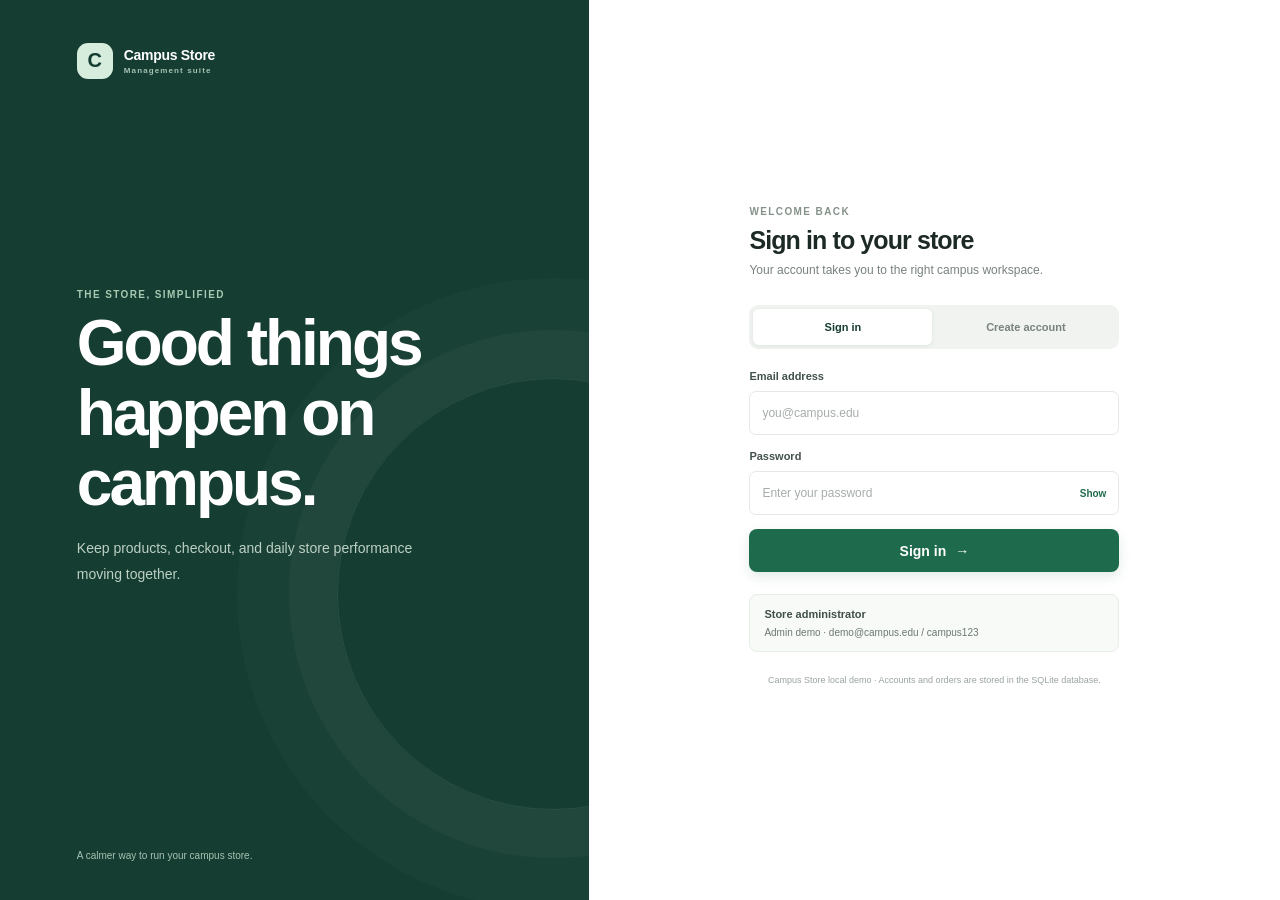
<file: frontend/index.html>
<!doctype html>
<html lang="en">
  <head>
    <meta charset="UTF-8" />
    <meta name="viewport" content="width=device-width, initial-scale=1.0" />
    <meta http-equiv="refresh" content="0; url=login.html" />
    <meta name="theme-color" content="#153d32" />
    <title>Opening Campus Store…</title>
  </head>
  <body>
    <p>Opening sign in… <a href="login.html">Continue to Campus Store</a></p>
    <script>window.location.replace("login.html");</script>
  </body>
</html>
</file>
<file: frontend/css/style.css>
:root {
  color-scheme: light;
  --ink: #1c2924;
  --muted: #78827d;
  --green: #1e6a4c;
  --green-dark: #153d32;
  --green-soft: #e9f4ed;
  --line: #e9ede9;
  --canvas: #f7f8f6;
  --white: #fff;
  --amber: #ad7419;
  --danger: #bb4f48;
  font-family: "DM Sans", "Segoe UI", sans-serif;
  font-synthesis: none;
  text-rendering: optimizeLegibility;
}

* { box-sizing: border-box; }
[hidden] { display: none !important; }
body { margin: 0; color: var(--ink); background: var(--canvas); font-size: 14px; }
button, input, select { font: inherit; }
button, a { -webkit-tap-highlight-color: transparent; }
a { color: inherit; text-decoration: none; }
button { color: inherit; }
h1, h2, h3, p { margin-top: 0; }
h1, h2, h3, .brand strong { font-family: "Manrope", "Segoe UI", sans-serif; }
.muted { color: var(--muted); }
.eyebrow { margin-bottom: 9px; color: #84928a; font-size: 10px; font-weight: 700; letter-spacing: .14em; }
.button { display: inline-flex; min-height: 43px; align-items: center; justify-content: center; gap: 9px; padding: 0 17px; border: 0; border-radius: 8px; font-weight: 700; cursor: pointer; transition: background .18s, transform .18s; }
.button:hover { transform: translateY(-1px); }
.button-primary { background: var(--green); color: #fff; box-shadow: 0 5px 12px #1e6a4c21; }
.button-primary:hover { background: #18593f; }
.button-secondary { border: 1px solid var(--line); background: #fff; color: var(--ink); }
.button-danger { background: #fff1ef; color: var(--danger); }
.button-wide { width: 100%; margin-top: 5px; }
.text-link { color: var(--green); font-size: 12px; font-weight: 700; }
.text-link span { padding-left: 3px; }
.sr-only { position: absolute; width: 1px; height: 1px; padding: 0; overflow: hidden; clip: rect(0,0,0,0); white-space: nowrap; border: 0; }

.app-page { min-height: 100vh; background: var(--canvas); }
.app-shell { min-height: 100vh; }
.sidebar { position: fixed; inset: 0 auto 0 0; z-index: 3; display: flex; width: 248px; flex-direction: column; padding: 25px 17px 18px; background: var(--green-dark); color: #f7fbf8; }
.brand { display: flex; min-height: 43px; align-items: center; gap: 11px; }
.brand-mark { display: inline-grid; width: 36px; height: 36px; flex: 0 0 36px; place-items: center; border-radius: 11px; background: #d6eddd; color: var(--green-dark); font-family: "Manrope", sans-serif; font-size: 20px; font-weight: 800; }
.brand strong, .brand small, .sidebar-user strong, .sidebar-user small { display: block; }
.brand strong { font-size: 14px; letter-spacing: -.3px; }
.brand small { margin-top: 3px; color: #a7c3b4; font-size: 8px; font-weight: 700; letter-spacing: .14em; }
.nav-caption { margin: 44px 9px 12px; color: #86a699; font-size: 9px; font-weight: 700; letter-spacing: .16em; }
.side-nav { display: grid; gap: 5px; }
.nav-link { display: flex; min-height: 42px; align-items: center; gap: 12px; padding: 0 11px; border: 0; border-radius: 7px; background: transparent; color: #d3e1d8; font-size: 12px; text-align: left; cursor: pointer; }
.nav-link:hover, .nav-link.active { background: #ffffff16; color: #fff; }
.nav-link.active { box-shadow: inset 2px 0 #a9d8b6; }
.nav-icon { display: inline-grid; width: 19px; place-items: center; color: #b8d2c2; font-size: 17px; }
.nav-count { display: inline-grid; min-width: 20px; height: 20px; margin-left: auto; place-items: center; border-radius: 10px; background: #ffffff1c; font-size: 10px; }
.sidebar-bottom { margin-top: auto; }
.sidebar-tip { margin: 12px 0 17px; padding: 14px 13px 10px; border: 1px solid #ffffff15; border-radius: 9px; background: #ffffff09; }
.tip-icon { color: #c9dfa5; font-size: 15px; }
.sidebar-tip strong { margin-left: 6px; font-size: 11px; }
.sidebar-tip p { margin: 8px 0 0; color: #b5cabe; font-size: 10px; line-height: 1.65; }
.logout-button { width: 100%; }
.sidebar-user { display: flex; align-items: center; gap: 10px; margin-top: 12px; padding: 14px 4px 0; border-top: 1px solid #ffffff1c; }
.avatar { display: inline-grid; width: 31px; height: 31px; flex: 0 0 31px; place-items: center; border-radius: 50%; background: #d9e8d9; color: var(--green-dark); font-size: 11px; font-weight: 700; }
.sidebar-user strong { font-size: 11px; }
.sidebar-user small { margin-top: 4px; color: #a7c3b4; font-size: 9px; }
.app-main { min-height: 100vh; margin-left: 248px; }
.topbar { display: flex; height: 62px; align-items: center; justify-content: space-between; padding: 0 38px; border-bottom: 1px solid var(--line); background: #ffffffc9; }
.breadcrumb { color: #86918b; font-size: 11px; }
.breadcrumb span { margin: 0 7px; color: #bdc5bf; }
.topbar-actions { display: flex; align-items: center; gap: 14px; }
.today-label { color: #7d8981; font-size: 11px; }
.avatar-small { width: 29px; height: 29px; flex-basis: 29px; }
.page-content { max-width: 1440px; margin: 0 auto; padding: 33px 38px 44px; }
.page-heading { display: flex; align-items: flex-end; justify-content: space-between; gap: 20px; margin-bottom: 25px; }
.page-heading h1 { margin-bottom: 6px; font-size: clamp(24px, 3vw, 29px); letter-spacing: -1.1px; }
.page-heading p { margin-bottom: 0; color: var(--muted); font-size: 12px; }
.panel { border: 1px solid #edf0ec; border-radius: 11px; background: var(--white); box-shadow: 0 2px 8px #18352b04; }
.panel-heading { display: flex; align-items: center; justify-content: space-between; gap: 15px; }
.panel-heading h2 { margin: 0; font-size: 16px; letter-spacing: -.4px; }
.panel-heading .eyebrow { margin-bottom: 5px; }
.table-wrap { width: 100%; overflow-x: auto; }
.data-table { width: 100%; border-collapse: collapse; text-align: left; }
.data-table th { padding: 12px 13px; border-bottom: 1px solid var(--line); color: #87918b; font-size: 9px; font-weight: 700; letter-spacing: .08em; text-transform: uppercase; white-space: nowrap; }
.data-table td { padding: 13px; border-bottom: 1px solid #f0f2ef; color: #4a5750; font-size: 11px; }
.data-table tbody tr:last-child td { border-bottom: 0; }
.data-table tbody tr:hover { background: #fafcf9; }
.align-right { text-align: right !important; }
.empty-state { padding: 25px 12px !important; color: var(--muted) !important; text-align: center; }
.form-control, .select-compact, .stack-form input, .filter-control { min-height: 40px; padding: 0 12px; border: 1px solid #e4e9e4; border-radius: 7px; outline: 0; background: #fff; color: var(--ink); }
.form-control:focus, .select-compact:focus, .stack-form input:focus, .filter-control:focus { border-color: #78ae8e; box-shadow: 0 0 0 3px #1e6a4c12; }
.form-grid { display: grid; grid-template-columns: repeat(2, minmax(0, 1fr)); gap: 18px 16px; }
.form-field { display: grid; gap: 7px; }
.form-field label, .stack-form > label { color: #425149; font-size: 11px; font-weight: 700; }
.form-field small { color: #909b94; font-size: 10px; }
.form-actions { display: flex; justify-content: flex-end; gap: 9px; margin-top: 22px; }
.toast { position: fixed; right: 24px; bottom: 24px; z-index: 10; max-width: min(360px, calc(100vw - 32px)); padding: 13px 17px; border-radius: 8px; background: var(--green-dark); color: white; box-shadow: 0 8px 25px #102e1e33; font-size: 12px; animation: toast-in .2s ease-out; }
.toast.error { background: #8c3732; }
@keyframes toast-in { from { opacity: 0; transform: translateY(8px); } to { opacity: 1; transform: translateY(0); } }

.login-page { min-height: 100vh; background: #fff; }
.login-layout { display: grid; min-height: 100vh; grid-template-columns: minmax(360px, .92fr) 1.08fr; }
.login-story { position: relative; display: flex; flex-direction: column; justify-content: space-between; padding: 39px clamp(32px, 6vw, 82px); overflow: hidden; background: var(--green-dark); color: #fff; }
.login-story::after { position: absolute; right: -180px; bottom: 10%; width: 430px; height: 430px; border: 1px solid #ffffff16; border-radius: 50%; content: ""; box-shadow: 0 0 0 48px #ffffff08, 0 0 0 100px #ffffff05; }
.brand-light { position: relative; z-index: 1; }
.brand-light small { color: #a7c3b4; }
.story-copy { position: relative; z-index: 1; max-width: 490px; margin: 0 0 42px; }
.story-copy .eyebrow { color: #a7c9b2; }
.story-copy h1 { margin-bottom: 18px; font-size: clamp(40px, 5vw, 64px); letter-spacing: -3px; line-height: 1.09; }
.story-copy > p:last-child { max-width: 340px; color: #bdd1c4; font-size: 14px; line-height: 1.8; }
.story-foot { position: relative; z-index: 1; color: #a7c3b4; font-size: 10px; }
.login-panel { display: grid; place-items: center; padding: 35px; }
.login-box { width: min(100%, 370px); }
.login-box h2 { margin: 0 0 8px; font-size: 25px; letter-spacing: -.9px; }
.login-box > .muted { margin-bottom: 28px; font-size: 12px; }
.auth-tabs { display: grid; grid-template-columns: repeat(2, minmax(0, 1fr)); gap: 4px; margin: 0 0 21px; padding: 4px; border-radius: 9px; background: #f0f3f0; }
.auth-tab { min-height: 36px; border: 0; border-radius: 6px; background: transparent; color: #78827d; font-size: 11px; font-weight: 700; cursor: pointer; }
.auth-tab.active { background: #fff; color: var(--green-dark); box-shadow: 0 1px 4px #18352b13; }
.stack-form { display: grid; gap: 9px; }
.stack-form > label:not(:first-child) { margin-top: 6px; }
.stack-form input { width: 100%; height: 44px; font-size: 12px; }
.stack-form input::placeholder { color: #a6aea9; }
.password-field { position: relative; }
.password-field input { padding-right: 60px; }
.password-toggle { position: absolute; top: 0; right: 7px; height: 44px; border: 0; background: transparent; color: var(--green); font-size: 10px; font-weight: 700; cursor: pointer; }
.form-message { margin: 2px 0; color: var(--danger); font-size: 11px; }
.demo-note { display: grid; gap: 5px; margin-top: 22px; padding: 13px 14px; border: 1px solid #e5eee7; border-radius: 8px; background: #f7faf7; color: #6b7970; font-size: 10px; }
.demo-note strong { margin-bottom: 2px; color: #405047; font-size: 11px; }
.optional-label { color: #9aa49d; font-size: 9px; font-weight: 500; }
.account-role-note { margin: 2px 0 0; color: #87918a; font-size: 10px; line-height: 1.6; }
.stack-form[hidden] { display: none; }
.stack-form .form-message[hidden] { display: none; }
.login-privacy { margin-top: 23px; color: #9aa49d; font-size: 9px; text-align: center; }
.customer-login-link { display: block; margin-top: 17px; color: #849087; font-size: 9px; text-align: center; }
.customer-login-link strong { color: var(--green); }
.mobile-brand { display: none; margin-bottom: 25px; }
.launch-page { display: grid; min-height: 100vh; place-items: center; padding: 20px; background: var(--green-dark); }
.launch-card { width: min(100%, 460px); padding: 45px; border-radius: 15px; background: #fff; }
.launch-card .brand-mark { margin-bottom: 25px; }
.launch-card h1 { margin-bottom: 13px; font-size: 34px; letter-spacing: -1.5px; }
.launch-card > .muted { margin-bottom: 24px; font-size: 12px; }

@media (max-width: 1020px) {
  .sidebar { width: 215px; padding-right: 13px; padding-left: 13px; }
  .app-main { margin-left: 215px; }
  .topbar { padding-right: 25px; padding-left: 25px; }
  .page-content { padding-right: 25px; padding-left: 25px; }
}
@media (max-width: 760px) {
  .sidebar { position: static; width: auto; min-height: auto; padding: 13px 16px; }
  .sidebar > .brand { margin-bottom: 12px; }
  .nav-caption { display: none; }
  .sidebar-bottom { display: flex; margin-top: 8px; }
  .sidebar-tip, .sidebar-user { display: none; }
  .logout-button { width: auto; min-height: 34px; margin-left: auto; padding: 0 8px; }
  .side-nav { display: flex; gap: 5px; overflow-x: auto; scrollbar-width: none; -ms-overflow-style: none; }
  .side-nav::-webkit-scrollbar { display: none; }
  .nav-link { flex: 0 0 auto; min-height: 37px; gap: 7px; padding: 0 10px; font-size: 10px; }
  .nav-icon { font-size: 14px; }
  .app-main { margin-left: 0; }
  .topbar { height: 48px; padding: 0 17px; }
  .page-content { padding: 24px 17px 34px; }
  .login-layout { grid-template-columns: 1fr; }
  .login-story { display: none; }
  .login-panel { min-height: 100vh; padding: 28px 22px; }
  .mobile-brand { display: inline-grid; }
}
@media (max-width: 520px) {
  .topbar-actions { gap: 8px; }
  .today-label { font-size: 9px; }
  .page-heading { align-items: flex-start; }
  .page-heading .button { min-height: 38px; padding: 0 11px; font-size: 10px; white-space: nowrap; }
  .form-grid { grid-template-columns: 1fr; gap: 14px; }
  .launch-card { padding: 30px 24px; }
}
</file>
<file: frontend/css/store.css>
.portal-page, .store-page { background: #fbfcfa; }
.portal-header, .store-header, .store-footer { display: flex; align-items: center; justify-content: space-between; gap: 20px; }
.portal-header { max-width: 1220px; margin: auto; padding: 21px 34px; }
.portal-brand strong, .store-brand strong { color: #23332a; }
.portal-brand small, .store-brand small { color: #819087; font-size: 8px; }
.portal-admin-link { color: #52705d; font-size: 11px; font-weight: 700; }
.portal-admin-link span { padding-left: 4px; color: var(--green); }
.portal-main { max-width: 1050px; margin: 35px auto 0; padding: 0 34px; }
.portal-hero { position: relative; padding: 72px 8.5% 59px; overflow: hidden; border-radius: 17px; background: #eaf3e9; }
.portal-hero::after { position: absolute; top: -110px; right: -80px; width: 430px; height: 430px; border: 1px solid #34764f18; border-radius: 50%; content: ""; box-shadow: 0 0 0 40px #34764f08, 0 0 0 90px #34764f05; }
.portal-hero > * { position: relative; z-index: 1; }
.portal-hero h1 { margin-bottom: 14px; color: #1c3e30; font-size: clamp(36px, 5vw, 58px); letter-spacing: -3px; line-height: 1.07; }
.portal-hero h1 span { color: #538461; }
.portal-hero > p:not(.eyebrow) { max-width: 440px; margin-bottom: 23px; color: #6c7d70; font-size: 12px; line-height: 1.8; }
.portal-highlights { display: flex; flex-wrap: wrap; gap: 18px; margin-top: 25px; color: #6f8373; font-size: 9px; }
.portal-footer { display: flex; max-width: 1050px; justify-content: space-between; gap: 12px; margin: 22px auto 0; padding: 22px 34px; color: #87928a; font-size: 9px; }
.portal-footer span { color: #9aa49c; }
.portal-choices { display: grid; grid-template-columns: repeat(2, minmax(0, 1fr)); gap: 14px; margin-top: 17px; }
.portal-choice { display: grid; grid-template-columns: 39px minmax(0, 1fr); align-items: center; column-gap: 13px; padding: 20px; border: 1px solid #eaeee9; border-radius: 11px; background: #fff; transition: transform .18s, box-shadow .18s; }
.portal-choice:hover { transform: translateY(-2px); box-shadow: 0 8px 22px #1934230a; }
.choice-icon { display: grid; width: 38px; height: 38px; grid-row: span 3; place-items: center; border-radius: 10px; background: #eaf4ed; color: var(--green); font-size: 18px; }
.admin-choice .choice-icon { background: #f0eff7; color: #716496; }
.portal-choice .eyebrow { margin-bottom: 4px; font-size: 8px; }
.portal-choice > strong { font-family: "Manrope", sans-serif; font-size: 14px; letter-spacing: -.3px; }
.portal-choice > small { grid-column: 2; margin-top: 5px; color: #8a958e; font-size: 9px; line-height: 1.6; }
.choice-link { grid-column: 2; margin-top: 10px; color: var(--green); font-size: 10px; font-weight: 700; }
.store-page { min-height: 100vh; color: #26332c; }
.store-header { min-height: 72px; padding: 0 max(26px, calc((100vw - 1170px) / 2)); border-bottom: 1px solid #edf0ec; background: #fff; }
.store-nav { display: flex; align-items: center; gap: 23px; }
.store-nav-link { color: #728078; font-size: 10px; font-weight: 600; white-space: nowrap; }
.store-nav-link:hover, .store-nav-link.active { color: var(--green); }
.store-nav button.store-nav-link { padding: 0; border: 0; background: transparent; cursor: pointer; }
.store-nav a.store-nav-link:focus-visible, .store-nav button.store-nav-link:focus-visible { outline: 2px solid #78ae8e; outline-offset: 4px; }
.store-nav a.store-nav-link.active { color: var(--green); }
.staff-link { margin-left: 10px; }
.store-cart-link { min-height: 37px; padding: 0 12px; font-size: 10px; }
.customer-profile-main { max-width: 900px; min-height: calc(100vh - 145px); margin: 0 auto; padding: 32px 28px 50px; }
.customer-profile-welcome { display: flex; align-items: center; gap: 16px; margin: 31px 0 25px; }
.customer-profile-welcome h1 { margin-bottom: 6px; color: #263b2e; font-size: clamp(26px, 4vw, 36px); letter-spacing: -1.3px; }
.customer-profile-welcome p:last-child { margin-bottom: 0; color: #7d8981; font-size: 11px; }
.profile-avatar { display: grid; width: 54px; height: 54px; flex: 0 0 54px; place-items: center; border-radius: 17px; background: #dcecdf; color: #24533a; font-family: "Manrope", sans-serif; font-size: 19px; font-weight: 800; }
.customer-profile-card { margin-bottom: 16px; padding: 22px; }
.customer-profile-card > .panel-heading { margin-bottom: 21px; padding-bottom: 17px; border-bottom: 1px solid #eef0ed; }
.customer-profile-card .panel-heading h2 { font-size: 16px; }
.customer-profile-card .form-control { width: 100%; font-size: 11px; }
.customer-profile-card .form-control[readonly] { background: #f7f8f6; color: #77827a; }
.customer-profile-card .form-message { margin-top: 15px; }
.cart-badge { display: inline-grid; min-width: 20px; height: 20px; place-items: center; border-radius: 10px; background: #ffffff25; font-size: 9px; }
.shop-hero { position: relative; display: flex; min-height: 350px; align-items: center; justify-content: space-between; gap: 25px; padding: 54px max(34px, calc((100vw - 1080px) / 2)); overflow: hidden; background: #eaf3e9; }
.shop-hero > div:first-child { position: relative; z-index: 1; max-width: 530px; }
.shop-hero h1 { margin-bottom: 13px; color: #234331; font-size: clamp(36px, 5.2vw, 56px); letter-spacing: -2.7px; line-height: 1.08; }
.shop-hero h1 span { color: #63886a; }
.shop-hero > div:first-child > p:not(.eyebrow) { max-width: 400px; margin-bottom: 19px; color: #687b6e; font-size: 12px; line-height: 1.75; }
.shop-trust { display: flex; flex-wrap: wrap; gap: 17px; margin-top: 20px; color: #688170; font-size: 9px; }
.hero-art { position: relative; width: 330px; height: 265px; flex: 0 0 330px; }
.hero-sun { position: absolute; top: 7px; right: 15px; width: 195px; height: 195px; border-radius: 50%; background: #d3e4c8; }
.hero-book { position: absolute; top: 55px; left: 45px; display: grid; width: 112px; height: 154px; place-items: center; transform: rotate(-8deg); border: 5px solid #f8f2de; border-radius: 5px 13px 13px 5px; background: #55876a; color: #f5efd9; box-shadow: 7px 9px 14px #2c5e3926; font-family: "Manrope", sans-serif; font-size: 16px; font-weight: 800; letter-spacing: .13em; line-height: 1.6; text-align: center; }
.hero-notebook { position: absolute; top: 87px; right: 18px; width: 94px; height: 121px; transform: rotate(9deg); border: 1px solid #b7794a; border-radius: 4px; background: repeating-linear-gradient(to bottom, #f8d9ae 0 8px, #fff4e1 9px 10px); box-shadow: 4px 8px 15px #70462822; }
.hero-pen { position: absolute; right: 123px; bottom: 17px; width: 7px; height: 112px; transform: rotate(37deg); border: 1px solid #e8dfbe; border-radius: 5px; background: #b98e54; }
.hero-sparkle { position: absolute; z-index: 1; color: #a17d44; }
.sparkle-one { top: 37px; left: 10px; font-size: 20px; }
.sparkle-two { right: 1px; bottom: 35px; font-size: 24px; }
.hero-sticker { position: absolute; right: 2px; bottom: 4px; display: grid; width: 64px; height: 64px; place-items: center; transform: rotate(8deg); border: 1px solid #e6dab9; border-radius: 50%; background: #fff9e8; color: #a0783d; font-size: 8px; font-weight: 800; letter-spacing: .05em; text-align: center; }
.offer-strip { display: flex; align-items: center; justify-content: center; gap: 11px; min-height: 51px; padding: 10px 20px; background: #214434; color: #e7f2e9; font-size: 10px; }
.offer-strip strong { color: #fff; }
.offer-strip b { color: #d9e8ac; letter-spacing: .06em; }
.offer-strip a { margin-left: 13px; color: #d8e9c2; font-size: 9px; font-weight: 700; white-space: nowrap; }
.offer-sparkle { color: #d7e6ac; }
.store-catalog { max-width: 1080px; margin: 0 auto; padding: 48px 30px 52px; scroll-margin-top: 15px; }
.catalog-intro { display: flex; align-items: flex-end; justify-content: space-between; gap: 22px; }
.catalog-intro h2 { margin: 0 0 7px; font-size: 25px; letter-spacing: -1px; }
.catalog-intro p:not(.eyebrow) { margin: 0; color: #859088; font-size: 10px; }
.customer-search { display: flex; width: min(100%, 240px); height: 38px; align-items: center; gap: 8px; padding: 0 11px; border: 1px solid #e5eae5; border-radius: 7px; background: #fff; color: #718078; }
.customer-search > span { font-size: 19px; }
.customer-search input { width: 100%; min-width: 0; border: 0; outline: 0; font-size: 10px; }
.store-categories { display: flex; flex-wrap: wrap; gap: 7px; margin: 23px 0 18px; }
.category-chip { min-height: 31px; padding: 0 12px; border: 1px solid #e8ece8; border-radius: 17px; background: #fff; color: #728078; font-size: 9px; cursor: pointer; }
.category-chip:hover, .category-chip.active { border-color: #427957; background: #eaf4ed; color: #286344; }
.store-product-grid { display: grid; grid-template-columns: repeat(4, minmax(0, 1fr)); gap: 14px; }
.store-product-card { position: relative; min-width: 0; padding-bottom: 12px; overflow: hidden; border: 1px solid #ebefea; border-radius: 9px; background: #fff; transition: transform .18s, box-shadow .18s; }
.store-product-card:hover { transform: translateY(-3px); box-shadow: 0 10px 23px #21372a0d; }
.product-art { position: relative; display: flex; height: 137px; flex-direction: column; justify-content: space-between; padding: 12px; overflow: hidden; background: #e7efe4; color: #607966; }
.product-art::after { position: absolute; right: -21px; bottom: -50px; width: 140px; height: 140px; border: 1px solid #536f5220; border-radius: 50%; content: ""; box-shadow: 0 0 0 19px #536f5208; }
.product-art-book { background: #e9eee1; color: #5b7757; }
.product-art-accessory { background: #f0eade; color: #897456; }
.product-art-stationery { background: #e8eef2; color: #647d8e; }
.product-art-label { position: relative; z-index: 1; font-size: 7px; font-weight: 700; letter-spacing: .14em; }
.product-art-icon { position: relative; z-index: 1; align-self: center; margin-top: -6px; font-size: 47px; font-weight: 400; }
.product-art-count { position: absolute; right: 11px; bottom: 10px; color: #425e482c; font-family: "Manrope", sans-serif; font-size: 26px; font-weight: 800; }
.product-offer-badge { position: absolute; top: 10px; right: 9px; z-index: 2; padding: 5px 7px; border-radius: 4px; background: #fffdf4; color: #85642b; font-size: 8px; font-weight: 700; }
.store-product-info { min-height: 81px; padding: 12px 12px 0; }
.store-product-category { color: #8d9990; font-size: 8px; text-transform: uppercase; letter-spacing: .12em; }
.store-product-info h3 { margin: 5px 0 8px; overflow: hidden; color: #33423a; font-size: 11px; line-height: 1.4; text-overflow: ellipsis; white-space: nowrap; }
.store-product-price { display: flex; align-items: center; gap: 7px; }
.store-product-price strong { color: #344a39; font-family: "Manrope", sans-serif; font-size: 12px; }
.store-product-price del { color: #a0a9a2; font-size: 9px; }
.add-product-button { position: absolute; right: 10px; bottom: 11px; display: grid; width: 27px; height: 27px; place-items: center; border: 1px solid #dfe9df; border-radius: 7px; background: #f4f8f3; color: #326b48; font-size: 17px; cursor: pointer; }
.add-product-button:hover { border-color: #78a580; background: #e8f4e9; }
.store-empty { padding: 25px 0; color: #87928a; text-align: center; font-size: 12px; }
.pickup-banner { display: flex; align-items: center; gap: 14px; max-width: 1020px; margin: 0 auto 43px; padding: 18px 22px; border: 1px solid #e7eee5; border-radius: 10px; background: #f0f5ed; }
.pickup-icon { display: grid; width: 36px; height: 36px; flex: 0 0 36px; place-items: center; border-radius: 50%; background: #dcebd8; color: #4a7952; font-size: 18px; }
.pickup-banner > div { flex: 1; }
.pickup-banner strong { color: #405748; font-size: 11px; }
.pickup-banner p { margin: 5px 0 0; color: #819087; font-size: 9px; }
.pickup-banner > a { color: #50795b; font-size: 9px; font-weight: 700; white-space: nowrap; }
.store-footer { min-height: 72px; padding: 14px max(25px, calc((100vw - 1100px) / 2)); border-top: 1px solid #edf0ec; background: #fff; color: #87918a; font-size: 9px; }
.store-footer .brand { min-height: 35px; }
.store-footer .brand-mark { width: 31px; height: 31px; flex-basis: 31px; font-size: 17px; }
.store-footer .brand strong { font-size: 11px; }
.store-footer .brand small { font-size: 7px; }
.store-footer > a:last-child { color: #64816d; font-weight: 600; }
.store-checkout-page { max-width: 1090px; min-height: 74vh; margin: 0 auto; padding: 24px 28px 48px; }
.store-breadcrumb { margin-bottom: 23px; color: #8a958d; font-size: 9px; }
.store-breadcrumb a { color: #598064; }
.store-breadcrumb span { padding: 0 6px; color: #bac2bc; }
.store-checkout-heading { display: flex; align-items: flex-end; justify-content: space-between; margin-bottom: 20px; }
.store-checkout-heading h1 { margin: 0 0 6px; font-size: 28px; letter-spacing: -1.1px; }
.store-checkout-heading p:not(.eyebrow) { margin: 0; color: #89938d; font-size: 10px; }
.customer-checkout-grid { display: grid; grid-template-columns: minmax(0, 1.2fr) minmax(320px, .8fr); align-items: start; gap: 15px; }
.customer-basket, .customer-order { padding: 20px; }
.customer-basket > .panel-heading, .customer-order > .panel-heading { margin-bottom: 14px; }
.customer-basket h2, .customer-order h2 { font-size: 15px; }
.quiet-action { padding: 6px 0; border: 0; background: transparent; color: #a26b66; font-size: 9px; cursor: pointer; }
.customer-cart-items { display: grid; }
.customer-cart-item { display: grid; grid-template-columns: 41px minmax(0, 1fr) auto 22px; align-items: center; gap: 10px; padding: 13px 0; border-bottom: 1px solid #eff1ee; }
.customer-item-icon { display: grid; width: 39px; height: 43px; place-items: center; border-radius: 7px; background: #e9eee1; color: #5e7858; font-size: 18px; }
.customer-item-accessory { background: #f0eade; color: #897456; }
.customer-item-stationery { background: #e8eef2; color: #647d8e; }
.customer-item-details { display: grid; gap: 3px; min-width: 0; }
.customer-item-details strong { overflow: hidden; color: #3a493f; font-size: 10px; text-overflow: ellipsis; white-space: nowrap; }
.customer-item-details small { color: #929c95; font-size: 8px; }
.customer-item-price { color: #54725d; font-size: 9px; font-weight: 700; }
.customer-cart-empty { display: grid; justify-items: start; gap: 10px; padding: 26px 8px; }
.customer-cart-empty strong { color: #4d5e52; font-size: 12px; }
.customer-cart-empty p { margin: 0; color: #89938d; font-size: 10px; }
.customer-cart-empty .button { min-height: 36px; font-size: 9px; }
.continue-shopping { display: inline-block; margin-top: 15px; color: #5f8068; font-size: 9px; font-weight: 700; }
.continue-shopping span { padding-right: 5px; }
.checkout-leaf { color: #739678; font-size: 18px; }
.customer-form { display: grid; gap: 8px; }
.customer-form > label { margin-top: 5px; color: #54645a; font-size: 9px; font-weight: 700; }
.customer-form .form-control { width: 100%; min-height: 38px; font-size: 10px; }
.customer-form input::placeholder { color: #abb4ad; }
.customer-coupon { margin-top: 5px; }
.customer-coupon > label { display: block; margin-bottom: 7px; color: #54645a; font-size: 9px; font-weight: 700; }
.customer-coupon > div { display: grid; grid-template-columns: minmax(0, 1fr) auto; gap: 6px; }
.coupon-apply { padding: 0 12px; border: 1px solid #dfe8df; border-radius: 7px; background: #f6f9f5; color: #43724f; font-size: 9px; font-weight: 700; cursor: pointer; }
.customer-coupon > p { min-height: 13px; margin: 6px 0 0; color: #65866a; font-size: 8px; }
.customer-coupon > p.error { color: var(--danger); }
.customer-totals { display: grid; gap: 10px; margin-top: 7px; padding-top: 14px; border-top: 1px solid #edf0ed; }
.customer-totals > div { display: flex; justify-content: space-between; color: #829087; font-size: 9px; }
.customer-totals strong { color: #4c5c51; font-weight: 600; }
.customer-totals .customer-grand-total { align-items: center; margin-top: 3px; padding-top: 12px; border-top: 1px solid #edf0ed; color: #3d5143; font-size: 11px; font-weight: 700; }
.customer-grand-total strong { color: #234532; font-family: "Manrope", sans-serif; font-size: 20px; font-weight: 800; }
.demo-payment-note { margin: 1px 0 3px; color: #919b94; font-size: 8px; line-height: 1.6; }
.customer-form .button { min-height: 41px; font-size: 10px; }
.order-confirmation-wrap { display: grid; min-height: 76vh; place-items: center; padding: 35px 20px; }
.order-confirmation { width: min(100%, 570px); padding: 30px clamp(19px, 5vw, 37px); }
.order-success-mark { display: grid; width: 42px; height: 42px; margin-bottom: 20px; place-items: center; border-radius: 50%; background: #e9f4e8; color: #458255; font-size: 22px; }
.order-warning-mark { background: #f8f0df; color: #a17b36; }
.order-confirmation h1 { margin-bottom: 8px; color: #284635; font-size: clamp(24px, 4vw, 31px); letter-spacing: -1.3px; line-height: 1.2; }
.order-thanks { margin-bottom: 20px; color: #829087; font-size: 10px; line-height: 1.7; }
.order-reference { display: flex; align-items: center; gap: 11px; padding: 12px 13px; border: 1px dashed #cbd9cc; border-radius: 7px; background: #f8fbf7; }
.order-reference > span { color: #839087; font-size: 8px; font-weight: 700; letter-spacing: .08em; }
.order-reference > strong { flex: 1; color: #31583e; font-size: 11px; }
.copy-order-button { padding: 5px 9px; border: 1px solid #e2e9e2; border-radius: 5px; background: #fff; color: #5b7962; font-size: 8px; cursor: pointer; }
.order-details-grid { display: grid; grid-template-columns: repeat(2, minmax(0, 1fr)); gap: 14px; padding: 17px 0; }
.order-details-grid > div { display: grid; gap: 5px; min-width: 0; }
.order-details-grid small { color: #929c95; font-size: 8px; }
.order-details-grid strong { overflow-wrap: anywhere; color: #4e5e53; font-size: 9px; }
.order-delivery-note { margin-bottom: 14px; padding: 10px; border-radius: 6px; background: #f5f7ef; color: #74805f; font-size: 9px; }
.order-total-breakdown { display: grid; gap: 7px; padding: 0 0 13px; }
.order-summary-row { display: flex; justify-content: space-between; gap: 10px; color: #8a948d; font-size: 8px; }
.order-summary-row strong { color: #637067; font-weight: 600; }
.order-summary-row.final { margin-top: 3px; padding-top: 9px; border-top: 1px solid #edf0ed; color: #405447; font-size: 10px; font-weight: 700; }
.order-summary-row.final strong { color: #254934; font-family: "Manrope", sans-serif; font-size: 13px; font-weight: 800; }
.order-items-panel { padding: 14px 0; border-top: 1px solid #edf0ed; border-bottom: 1px solid #edf0ed; }
.order-items-panel h2 { margin-bottom: 10px; color: #4b5c50; font-size: 11px; }
.order-item-row { display: flex; justify-content: space-between; gap: 12px; padding: 7px 0; color: #768279; font-size: 9px; }
.order-item-row strong { color: #48594d; }
.order-demo-note { margin: 14px 0; color: #909a93; font-size: 8px; line-height: 1.7; }
.order-actions { display: flex; align-items: center; gap: 15px; }
.order-actions .button { min-height: 37px; font-size: 9px; }
.order-history-link { color: #63806b; font-size: 9px; }
.track-order-page { max-width: 720px; min-height: 76vh; margin: auto; padding: 25px 25px 50px; }
.track-order-intro { display: grid; justify-items: center; margin: 25px 0 18px; text-align: center; }
.track-icon { display: grid; width: 43px; height: 43px; margin-bottom: 16px; place-items: center; border-radius: 50%; background: #eaf3e9; color: #4d7b55; font-size: 20px; }
.track-order-intro h1 { margin: 0 0 8px; color: #284635; font-size: 30px; letter-spacing: -1.4px; }
.track-order-intro > p:last-child { max-width: 390px; margin: 0; color: #839087; font-size: 10px; line-height: 1.7; }
.order-lookup-form { display: flex; max-width: 480px; gap: 8px; margin: 0 auto; }
.order-lookup-form input { min-width: 0; height: 42px; flex: 1; padding: 0 13px; border: 1px solid #e3e9e3; border-radius: 7px; outline: 0; font-size: 10px; }
.order-lookup-form input:focus { border-color: #78ae8e; box-shadow: 0 0 0 3px #1e6a4c12; }
.order-lookup-form .button { min-height: 42px; font-size: 9px; }
.lookup-privacy { margin-top: 10px; color: #a0a9a2; font-size: 8px; text-align: center; }
.customer-orders { max-width: 570px; margin: 25px auto; }
.order-results-heading { color: #46564b; font-size: 14px; }
.customer-order-card { display: grid; grid-template-columns: minmax(0, 1fr) auto auto; align-items: center; gap: 14px; margin: 9px 0; padding: 13px; border: 1px solid #e9eee8; border-radius: 8px; background: #fff; }
.customer-order-card > div { display: grid; gap: 5px; min-width: 0; }
.customer-order-card > div > strong { color: #3c5844; font-size: 10px; }
.customer-order-card small { color: #89948c; font-size: 8px; line-height: 1.5; }
.order-card-total { color: #4c5a50; font-size: 10px; white-space: nowrap; }
.customer-order-card .button { min-height: 32px; padding: 0 9px; font-size: 8px; white-space: nowrap; }
.lookup-no-results { color: #8a958e; font-size: 9px; line-height: 1.7; }

@media (max-width: 850px) {
  .store-header { flex-wrap: wrap; padding-top: 10px; padding-bottom: 10px; }
  .store-nav { width: 100%; justify-content: space-between; gap: 12px; }
  .shop-hero { min-height: 320px; }
  .hero-art { width: 260px; flex-basis: 260px; transform: scale(.88); transform-origin: center right; }
  .store-product-grid { grid-template-columns: repeat(3, minmax(0, 1fr)); }
  .pickup-banner { margin-right: 24px; margin-left: 24px; }
}
@media (max-width: 650px) {
  .portal-header { padding: 17px 19px; }
  .portal-main { margin-top: 14px; padding: 0 15px; }
  .portal-hero { padding: 42px 25px 36px; }
  .portal-hero h1 { font-size: 38px; letter-spacing: -2px; }
  .portal-highlights { gap: 8px 12px; font-size: 8px; }
  .portal-choices { grid-template-columns: 1fr; gap: 9px; }
  .portal-choice { padding: 15px; }
  .portal-footer { flex-wrap: wrap; padding: 18px 17px; }
  .store-header { min-height: 62px; padding: 10px 14px; }
  .store-header > .brand { gap: 7px; }
  .store-header .brand-mark { width: 31px; height: 31px; flex-basis: 31px; border-radius: 9px; font-size: 17px; }
  .store-header .brand strong { font-size: 11px; }
  .store-header .brand small { font-size: 6px; }
  .store-nav { gap: 11px; }
  .store-nav-link { font-size: 8px; }
  .store-header { padding-top: 10px; padding-bottom: 10px; }
  .store-nav { gap: 7px; }
  .store-nav-link { font-size: 8px; }
  .customer-profile-main { padding: 24px 17px 38px; }
  .customer-profile-card { padding: 16px; }
  .customer-profile-card .form-grid { grid-template-columns: 1fr; }
  .customer-profile-welcome { align-items: flex-start; margin-top: 22px; }
  .store-cart-link { min-height: 32px; gap: 5px; padding: 0 8px; font-size: 8px; }
  .shop-hero { min-height: unset; padding: 37px 21px; }
  .shop-hero h1 { font-size: 36px; letter-spacing: -1.8px; }
  .shop-hero > div:first-child > p:not(.eyebrow) { max-width: 340px; font-size: 10px; }
  .hero-art { display: none; }
  .shop-trust { gap: 8px 12px; font-size: 8px; }
  .offer-strip { flex-wrap: wrap; justify-content: flex-start; gap: 6px 9px; padding: 10px 16px; font-size: 9px; }
  .offer-strip a { margin-left: 25px; }
  .store-catalog { padding: 34px 16px; }
  .catalog-intro { align-items: flex-start; flex-direction: column; gap: 13px; }
  .catalog-intro h2 { font-size: 22px; }
  .customer-search { width: 100%; }
  .store-product-grid { grid-template-columns: repeat(2, minmax(0, 1fr)); gap: 9px; }
  .product-art { height: 112px; }
  .pickup-banner { align-items: flex-start; flex-wrap: wrap; margin: 0 14px 25px; padding: 14px; }
  .pickup-banner > div { min-width: calc(100% - 55px); }
  .pickup-banner > a { margin-left: 50px; }
  .store-footer { flex-wrap: wrap; gap: 10px; padding: 13px 15px; }
  .store-footer > span { display: none; }
  .store-checkout-page { padding: 18px 14px 34px; }
  .customer-checkout-grid { grid-template-columns: 1fr; }
  .customer-basket, .customer-order { padding: 15px; }
  .store-checkout-heading h1 { font-size: 24px; }
  .customer-cart-item { grid-template-columns: 36px minmax(0, 1fr) auto 17px; gap: 7px; }
  .customer-item-icon { width: 34px; height: 38px; }
  .order-lookup-form { flex-direction: column; }
  .order-lookup-form .button { width: 100%; }
  .customer-order-card { grid-template-columns: minmax(0, 1fr) auto; gap: 9px; }
  .customer-order-card .button { grid-column: 1 / -1; width: 100%; }
}
</file>
<file: frontend/css/dashboard.css>
.dashboard-content .metric-card,
.dashboard-content .panel { transition: border-color .18s ease, box-shadow .18s ease, transform .18s ease; }
.dashboard-content .metric-card:hover,
.dashboard-content .panel:hover { border-color: #dce8dd; box-shadow: 0 7px 18px #183d2810; }
.dashboard-content .metric-card:hover { transform: translateY(-2px); }
.dashboard-content .select-compact:focus-visible { outline: 2px solid #78ae8e; outline-offset: 2px; }
.welcome-row { display: flex; align-items: flex-end; justify-content: space-between; gap: 20px; margin-bottom: 25px; }
.welcome-row h1 { margin: 0 0 7px; font-size: clamp(24px, 3vw, 29px); letter-spacing: -1.2px; }
.welcome-row > div > .muted { margin: 0; font-size: 12px; }
.wave { color: #b48b45; font-size: 18px; }
.stat-grid { display: grid; grid-template-columns: repeat(4, minmax(0, 1fr)); gap: 13px; margin-bottom: 17px; }
.metric-card { min-width: 0; padding: 17px 17px 15px; border: 1px solid #edf0ec; border-radius: 10px; background: #fff; }
.metric-top { display: flex; align-items: center; justify-content: space-between; margin-bottom: 14px; }
.metric-icon { display: inline-grid; width: 31px; height: 31px; place-items: center; border-radius: 9px; font-size: 15px; font-weight: 700; }
.green-icon { background: #e8f4ec; color: #28714d; }
.blue-icon { background: #edf2fb; color: #5272aa; }
.amber-icon { background: #fbf3e5; color: #af791f; }
.violet-icon { background: #f3effa; color: #7d68a9; }
.metric-trend { padding: 5px 7px; border-radius: 5px; background: #eef6ef; color: #4a825c; font-size: 9px; }
.neutral-trend { background: #f0f3f8; color: #7888a1; }
.alert-trend { background: #fbf3e5; color: #a97722; }
.metric-card > p { margin: 0 0 5px; color: #78827d; font-size: 10px; }
.metric-card > strong { display: block; overflow: hidden; font-family: "Manrope", sans-serif; font-size: clamp(21px, 2.4vw, 27px); letter-spacing: -.8px; text-overflow: ellipsis; white-space: nowrap; }
.metric-card > small { display: block; margin-top: 5px; color: #9aa39d; font-size: 9px; }
.dashboard-grid { display: grid; grid-template-columns: minmax(0, 1.65fr) minmax(240px, 1fr); gap: 15px; margin-bottom: 17px; }
.revenue-panel, .bestsellers-panel, .activity-panel { padding: 19px; }
.sales-chart { display: grid; height: 194px; grid-template-columns: repeat(7, minmax(0, 1fr)); align-items: end; gap: 12px; margin-top: 22px; padding: 0 5px; background: repeating-linear-gradient(to bottom, transparent 0, transparent 47px, #f0f2ef 48px, transparent 49px); }
.chart-column { display: flex; height: 100%; flex-direction: column; align-items: center; justify-content: flex-end; gap: 8px; }
.chart-value { min-height: 12px; color: #9aa39d; font-size: 8px; white-space: nowrap; }
.chart-bar-wrap { display: flex; width: 100%; height: 132px; align-items: flex-end; justify-content: center; }
.chart-bar { width: min(27px, 75%); min-height: 3px; border-radius: 5px 5px 2px 2px; background: #b8d7c0; transition: height .25s ease, background .18s ease; }
.chart-bar.today { background: var(--green); }
.chart-label { color: #8c9690; font-size: 9px; }
.popular-list { display: grid; gap: 14px; margin-top: 20px; }
.popular-item { display: grid; grid-template-columns: 31px minmax(0, 1fr) auto; align-items: center; gap: 9px; }
.popular-rank { display: grid; width: 29px; height: 29px; place-items: center; border-radius: 8px; background: #f2f6f1; color: #5a8066; font-size: 10px; font-weight: 700; }
.popular-name { overflow: hidden; color: #435149; font-size: 10px; font-weight: 700; text-overflow: ellipsis; white-space: nowrap; }
.popular-category { margin-top: 4px; color: #9aa39d; font-size: 9px; }
.popular-qty { color: #728078; font-size: 9px; white-space: nowrap; }
.activity-panel { padding-bottom: 5px; }
.activity-panel > .panel-heading { margin-bottom: 12px; }
.sale-id { color: var(--green) !important; font-weight: 700; }
.sale-items { color: #858f89 !important; }
.sale-total { color: #35443b !important; font-weight: 700; }
.audit-summary-grid { display: grid; grid-template-columns: repeat(3, minmax(0, 1fr)); gap: 13px; margin-bottom: 17px; }
.audit-panel { padding: 19px; }
.audit-panel-heading { margin-bottom: 17px; }
.audit-controls { display: flex; gap: 9px; margin-bottom: 14px; }
.audit-controls .search-control { flex: 1; }
.audit-table { min-width: 560px; }
.audit-action, .audit-user { display: block; color: #39483f; font-size: 11px; }
.audit-details { display: block; margin-top: 4px; color: #8a958e; font-size: 10px; line-height: 1.5; }
.audit-table td:last-child { white-space: nowrap; }
.audit-notice { margin: 12px 2px 0; color: #89938d; font-size: 10px; line-height: 1.6; }
.profile-page-content { max-width: 1030px; }
.profile-card { margin-bottom: 16px; padding: 22px; }
.profile-card > .panel-heading { margin-bottom: 21px; padding-bottom: 17px; border-bottom: 1px solid #eef0ed; }
.profile-card .panel-heading h2 { font-size: 16px; }
.profile-form .form-control { width: 100%; font-size: 11px; }
.profile-form .form-control[readonly] { background: #f7f8f6; color: #77827a; }
.role-badge { padding: 7px 10px; border-radius: 20px; background: #eaf4ed; color: #427957; font-size: 9px; font-weight: 700; white-space: nowrap; }
.profile-form .form-message { margin-top: 15px; }
@media (max-width: 1100px) {
  .stat-grid { grid-template-columns: repeat(2, minmax(0, 1fr)); }
  .dashboard-grid { grid-template-columns: 1fr; }
  .audit-summary-grid { grid-template-columns: repeat(3, minmax(0, 1fr)); }
}
@media (max-width: 520px) {
  .welcome-row { align-items: flex-start; }
  .welcome-row > div > .muted { max-width: 220px; line-height: 1.5; }
  .welcome-row .button { flex: 0 0 auto; font-size: 10px; }
  .stat-grid { gap: 9px; }
  .metric-card { padding: 13px 12px; }
  .metric-top { margin-bottom: 10px; }
  .metric-trend { font-size: 8px; }
  .revenue-panel, .bestsellers-panel, .activity-panel { padding: 15px; }
  .sales-chart { gap: 6px; }
  .audit-summary-grid { grid-template-columns: 1fr; gap: 9px; }
  .audit-panel { padding: 15px; }
  .audit-controls { flex-wrap: wrap; }
  .audit-controls .search-control { min-width: 100%; }
}
.product-stats { display: grid; grid-template-columns: repeat(4, minmax(0, 1fr)); gap: 12px; margin-bottom: 16px; }
.product-stat { display: flex; min-width: 0; align-items: center; gap: 11px; padding: 14px; transition: border-color .18s ease, transform .18s ease; }
.product-stat:hover { transform: translateY(-2px); border-color: #dce8de; }
.product-stat-icon { display: grid; width: 34px; height: 34px; flex: 0 0 34px; place-items: center; border-radius: 9px; background: #eaf4ed; color: #387650; font-size: 15px; }
.category-stat-icon { background: #f0eef9; color: #7866a5; }
.stock-stat-icon { background: #fbf3e5; color: #ad7419; }
.value-stat-icon { background: #edf2fb; color: #5272aa; }
.product-stat small, .product-stat strong { display: block; overflow: hidden; text-overflow: ellipsis; white-space: nowrap; }
.product-stat small { margin-bottom: 4px; color: #89938d; font-size: 9px; }
.product-stat strong { font-family: "Manrope", sans-serif; font-size: 16px; letter-spacing: -.4px; }
.catalog-panel { padding: 19px; }
.catalog-heading { margin-bottom: 17px; }
.catalog-heading h2 { display: flex; align-items: center; gap: 8px; }
.count-pill { display: inline-grid; min-width: 22px; height: 21px; place-items: center; border-radius: 7px; background: #f0f4f0; color: #718078; font-family: "DM Sans", sans-serif; font-size: 9px; font-weight: 600; }
.catalog-controls { display: flex; gap: 9px; margin-bottom: 14px; }
.search-control { display: flex; min-width: 180px; height: 39px; flex: 1; align-items: center; gap: 8px; padding: 0 11px; border: 1px solid #e4e9e4; border-radius: 7px; color: #86928a; }
.search-control:focus-within { border-color: #78ae8e; box-shadow: 0 0 0 3px #1e6a4c12; }
.search-control > span { font-size: 19px; }
.search-control input { width: 100%; min-width: 0; border: 0; outline: 0; color: var(--ink); font-size: 11px; }
.search-control input::placeholder { color: #a3aca6; }
.filter-control { min-width: 125px; min-height: 39px; font-size: 10px; }
.product-table { min-width: 650px; }
.product-table th { background: #fafcf9; }
.product-main { display: flex; align-items: center; gap: 10px; }
.product-thumb { display: grid; width: 32px; height: 32px; flex: 0 0 32px; place-items: center; border-radius: 8px; background: #edf4ee; color: #558364; font-size: 14px; }
.product-title { color: #39483f; font-size: 11px; font-weight: 700; }
.product-id { display: block; margin-top: 3px; color: #98a19b; font-size: 9px; font-weight: 400; }
.category-tag { display: inline-block; padding: 5px 8px; border-radius: 5px; background: #f2f5f2; color: #758179; font-size: 9px; }
.stock-tag { display: inline-block; padding: 5px 8px; border-radius: 5px; background: #eef6ee; color: #4a8055; font-size: 9px; }
.stock-tag.low { background: #fcf3e5; color: #a97420; }
.stock-tag.out { background: #fff0ef; color: #a64c46; }
.product-price { color: #425047 !important; font-weight: 700; }
.row-actions { display: flex; justify-content: flex-end; gap: 6px; }
.row-action { min-height: 27px; padding: 0 8px; border: 1px solid #e8ece8; border-radius: 5px; background: #fff; color: #68766d; font-size: 9px; cursor: pointer; }
.row-action:hover { border-color: #cad9cc; color: var(--green); }
.row-action.delete:hover { border-color: #f0d7d4; color: var(--danger); }
.product-form-panel { max-width: 770px; padding: 23px; }
.product-form-panel > .panel-heading { margin-bottom: 23px; padding-bottom: 18px; border-bottom: 1px solid #eef0ed; }
.product-form-panel .panel-heading h2 { font-size: 17px; }
.form-step { color: #6f9c7d; font-size: 10px; font-weight: 700; }
.form-step span { color: #a5aea8; font-weight: 400; }
.product-form-panel #productForm { padding-top: 1px; }
.product-form-panel .form-control { width: 100%; font-size: 11px; }
.product-form-panel .form-message { margin-top: 16px; }
.sale-status, .basket-count, .report-count { display: inline-flex; align-items: center; gap: 7px; padding: 8px 10px; border-radius: 6px; background: #eff6ef; color: #5b8163; font-size: 9px; white-space: nowrap; }
.sale-status > span { width: 6px; height: 6px; border-radius: 50%; background: #65a274; }
.basket-count, .report-count { background: #f2f5f2; color: #78847c; }
.report-range { min-width: 128px; }
.report-metrics { display: grid; grid-template-columns: repeat(3, minmax(0, 1fr)); gap: 13px; margin-bottom: 16px; }
.report-metric { display: flex; align-items: center; gap: 12px; padding: 17px; }
.report-metric-icon { display: grid; width: 35px; height: 35px; flex: 0 0 35px; place-items: center; border-radius: 9px; background: #eaf4ed; color: #387650; font-weight: 700; }
.report-orders-icon { background: #edf2fb; color: #5272aa; }
.report-average-icon { background: #f3effa; color: #7d68a9; }
.report-metric small, .report-metric strong, .report-metric div > span { display: block; }
.report-metric small { margin-bottom: 4px; color: #859089; font-size: 9px; }
.report-metric strong { font-family: "Manrope", sans-serif; font-size: 21px; letter-spacing: -.6px; }
.report-metric div > span { margin-top: 3px; color: #a0a9a3; font-size: 9px; }
.reports-grid { display: grid; grid-template-columns: minmax(0, 1.4fr) minmax(230px, .8fr); gap: 14px; margin-bottom: 16px; }
.category-panel, .payment-panel, .report-sales-panel { padding: 19px; }
.category-breakdown, .payment-breakdown { display: grid; gap: 15px; margin-top: 20px; }
.category-row { display: grid; grid-template-columns: 90px minmax(70px, 1fr) 65px; align-items: center; gap: 10px; }
.category-label { color: #66746b; font-size: 10px; }
.category-track { height: 7px; overflow: hidden; border-radius: 5px; background: #eff2ef; }
.category-fill { height: 100%; border-radius: inherit; background: #65a57a; transition: width .25s ease; }
.category-row:nth-child(2) .category-fill { background: #8299be; }
.category-row:nth-child(3) .category-fill { background: #c9a363; }
.category-value { color: #77837a; font-size: 9px; text-align: right; white-space: nowrap; }
.payment-row { display: flex; align-items: center; justify-content: space-between; gap: 10px; color: #65736a; font-size: 10px; }
.payment-method { display: flex; align-items: center; gap: 8px; }
.payment-dot { width: 8px; height: 8px; border-radius: 3px; background: #65a57a; }
.payment-row:nth-child(2) .payment-dot { background: #8299be; }
.payment-row:nth-child(3) .payment-dot { background: #c9a363; }
.payment-amount { color: #45534a; font-weight: 700; }
.report-sales-panel > .panel-heading { margin-bottom: 13px; }
.report-sales-panel .data-table { min-width: 590px; }
@media (max-width: 1050px) {
  .product-stats { grid-template-columns: repeat(2, minmax(0, 1fr)); }
  .reports-grid { grid-template-columns: 1fr; }
}
@media (max-width: 600px) {
  .catalog-panel, .product-form-panel, .category-panel, .payment-panel, .report-sales-panel { padding: 15px; }
  .catalog-controls { flex-direction: column; }
  .filter-control { width: 100%; }
  .product-stats { gap: 8px; }
  .product-stat { gap: 8px; padding: 11px 9px; }
  .product-stat-icon { width: 29px; height: 29px; flex-basis: 29px; }
  .product-stat small { font-size: 8px; }
  .product-stat strong { font-size: 14px; }
  .report-metrics { grid-template-columns: 1fr; gap: 8px; }
  .report-metric { padding: 13px; }
  .report-metric strong { font-size: 18px; }
  .category-row { grid-template-columns: 77px minmax(50px, 1fr) 57px; gap: 7px; }
  .page-heading:has(.report-range) { flex-wrap: wrap; }
}
.module-tabs { display: flex; gap: 20px; margin: -5px 0 18px; border-bottom: 1px solid #e8ede8; }
.module-tab { position: relative; padding: 10px 1px 11px; color: #849087; font-size: 10px; font-weight: 600; }
.module-tab:hover, .module-tab.active { color: #286344; }
.module-tab.active::after { position: absolute; right: 0; bottom: -1px; left: 0; height: 2px; border-radius: 2px; background: #4a8960; content: ""; }
.discounts-layout { display: grid; grid-template-columns: minmax(0, .9fr) minmax(0, 1.1fr); align-items: start; gap: 15px; }
.manager-form-panel, .manager-list-panel { padding: 19px; }
.manager-form-panel > .panel-heading, .manager-list-panel > .panel-heading { margin-bottom: 17px; }
.manager-form-panel .panel-heading h2, .manager-list-panel .panel-heading h2 { font-size: 15px; }
.manager-form-panel .form-control { width: 100%; font-size: 10px; }
.manager-form-panel .form-field label { font-size: 10px; }
.form-full { grid-column: 1 / -1; }
.optional-label { color: #9aa39d; font-size: 8px; font-weight: 400; }
.manager-form-panel .form-actions { margin-top: 16px; }
.manager-form-panel .form-actions .button { min-height: 37px; font-size: 9px; }
.manager-help { margin: -6px 0 13px; color: #909b93; font-size: 9px; line-height: 1.7; }
.manager-list { display: grid; gap: 9px; }
.manager-empty { padding: 20px 11px; border: 1px dashed #e2e8e2; border-radius: 7px; color: #8d9990; font-size: 10px; line-height: 1.6; text-align: center; }
.manager-card { display: grid; grid-template-columns: 35px minmax(0, 1fr) auto; align-items: center; gap: 10px; padding: 11px; border: 1px solid #edf0ec; border-radius: 8px; }
.manager-card-icon { display: grid; width: 33px; height: 33px; place-items: center; border-radius: 8px; background: #eaf4ed; color: #4c8059; font-size: 15px; }
.manager-card-details { display: grid; gap: 4px; min-width: 0; }
.manager-card-details > strong { overflow: hidden; color: #46564b; font-size: 10px; text-overflow: ellipsis; white-space: nowrap; }
.manager-card-details > small { color: #909b93; font-size: 8px; line-height: 1.5; }
.manager-value { color: #3d7650; font-family: "Manrope", sans-serif; font-size: 16px; font-weight: 800; white-space: nowrap; }
.manager-value.inactive { color: #909993; font-family: "DM Sans", sans-serif; font-size: 8px; font-weight: 600; }
.manager-actions { display: flex; grid-column: 2 / -1; justify-content: flex-end; gap: 5px; }
.manager-actions .row-action { min-height: 26px; font-size: 8px; }
.coupon-manager-card { padding: 12px; border: 1px solid #edf0ec; border-radius: 8px; background: #fff; }
.coupon-card-head { display: flex; align-items: center; justify-content: space-between; gap: 10px; }
.coupon-code-display { color: #365c40; font-family: "Manrope", sans-serif; font-size: 13px; letter-spacing: .07em; }
.coupon-state { padding: 4px 7px; border-radius: 5px; background: #f3f4f2; color: #7f8981; font-size: 8px; }
.coupon-state.active { background: #edf6ed; color: #4e8056; }
.coupon-saving { margin: 7px 0 4px; color: #4b5c50; font-size: 10px; font-weight: 700; }
.coupon-terms { display: block; color: #929b94; font-size: 8px; line-height: 1.6; }
.coupon-manager-card .manager-actions { margin-top: 9px; }
.code-input { font-weight: 700; letter-spacing: .1em; text-transform: uppercase; }
@media (max-width: 1100px) { .discounts-layout { grid-template-columns: 1fr; } }
@media (max-width: 600px) {
  .module-tabs { gap: 14px; }
  .manager-form-panel, .manager-list-panel { padding: 15px; }
  .manager-card { grid-template-columns: 32px minmax(0, 1fr); }
  .manager-card-icon { width: 30px; height: 30px; }
  .manager-value { justify-self: end; grid-column: 2; grid-row: 2; margin-top: -26px; margin-right: 0; }
  .manager-card-details { grid-column: 2; }
  .manager-actions { grid-column: 1 / -1; }
}
.discounts-page .manager-form-panel { border-top: 3px solid #6f9c7d; }
.discounts-page .form-step { display: grid; width: 30px; height: 30px; place-items: center; border-radius: 9px; background: #eaf4ed; font-size: 14px; }
.discounts-page .manager-card { transition: border-color .18s, background .18s; }
.discounts-page .manager-card:hover { border-color: #c9ddcd; background: #fbfdfb; }
</file>
